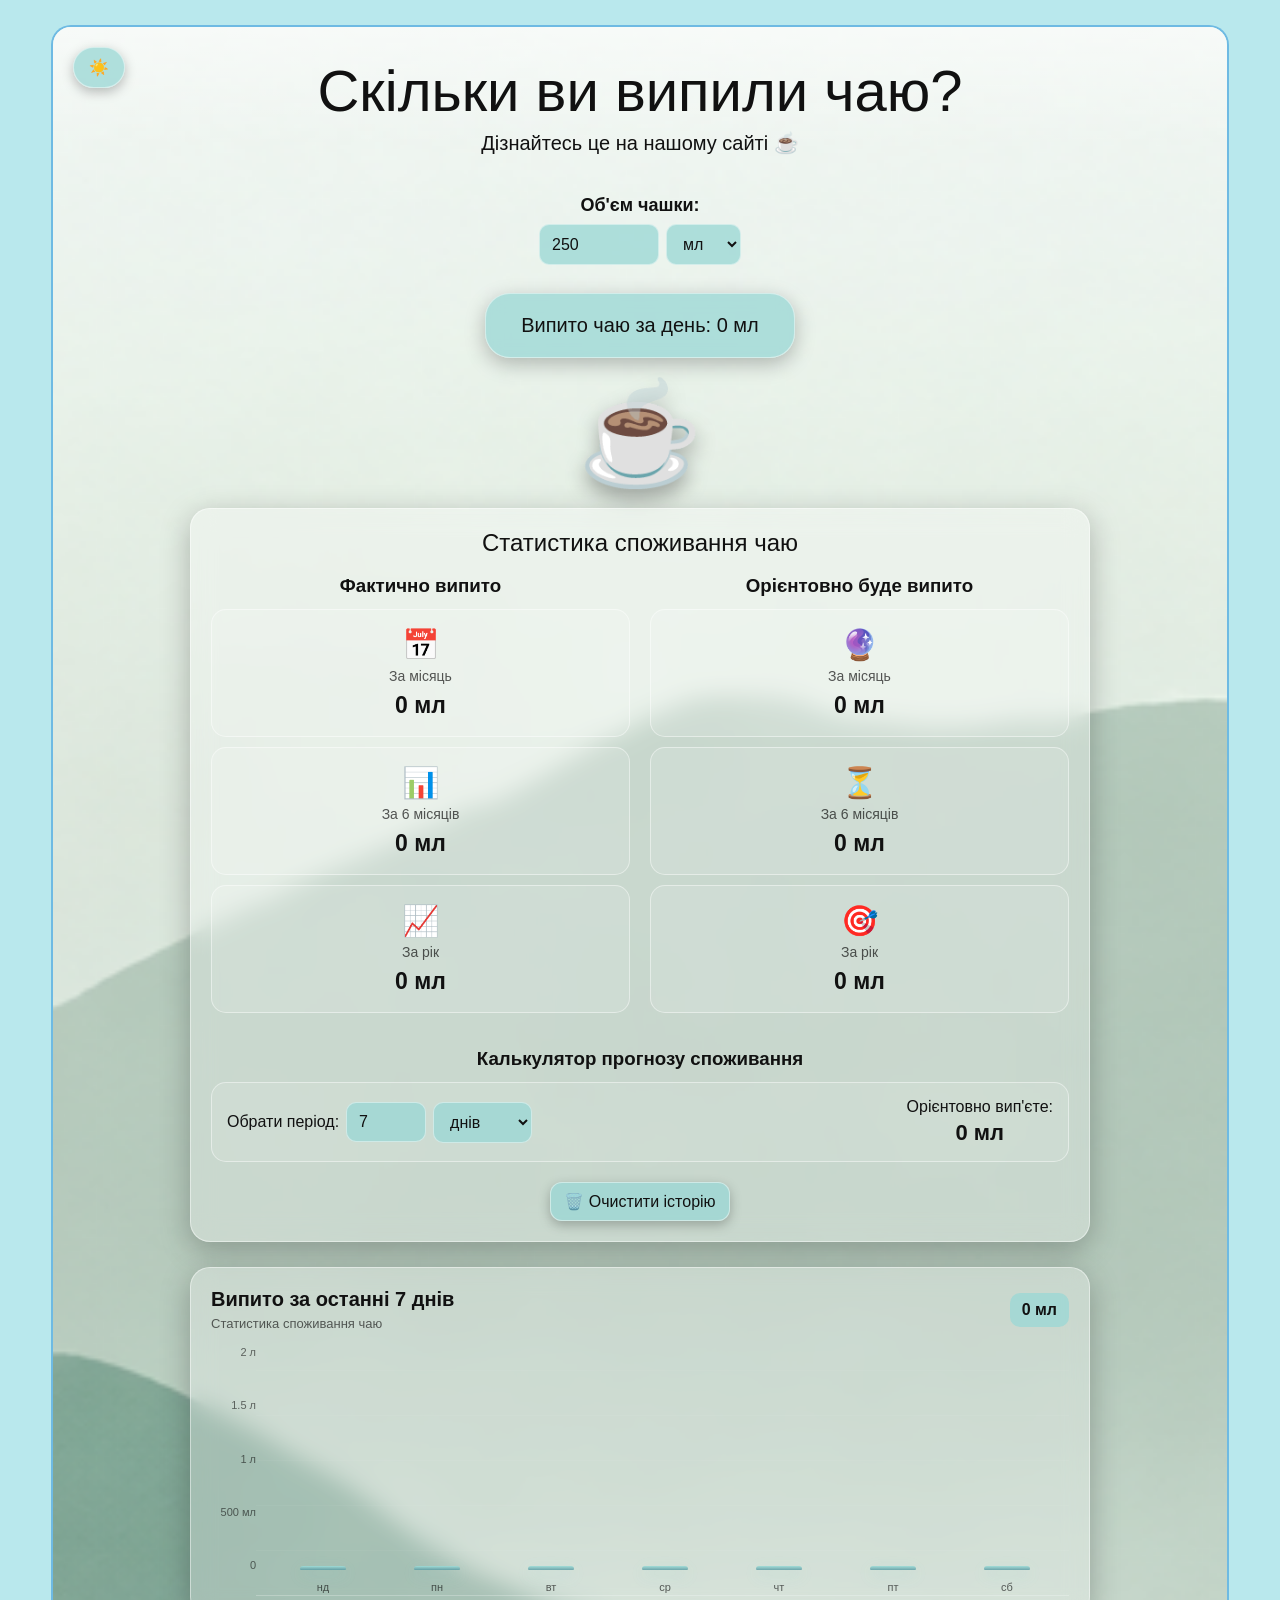
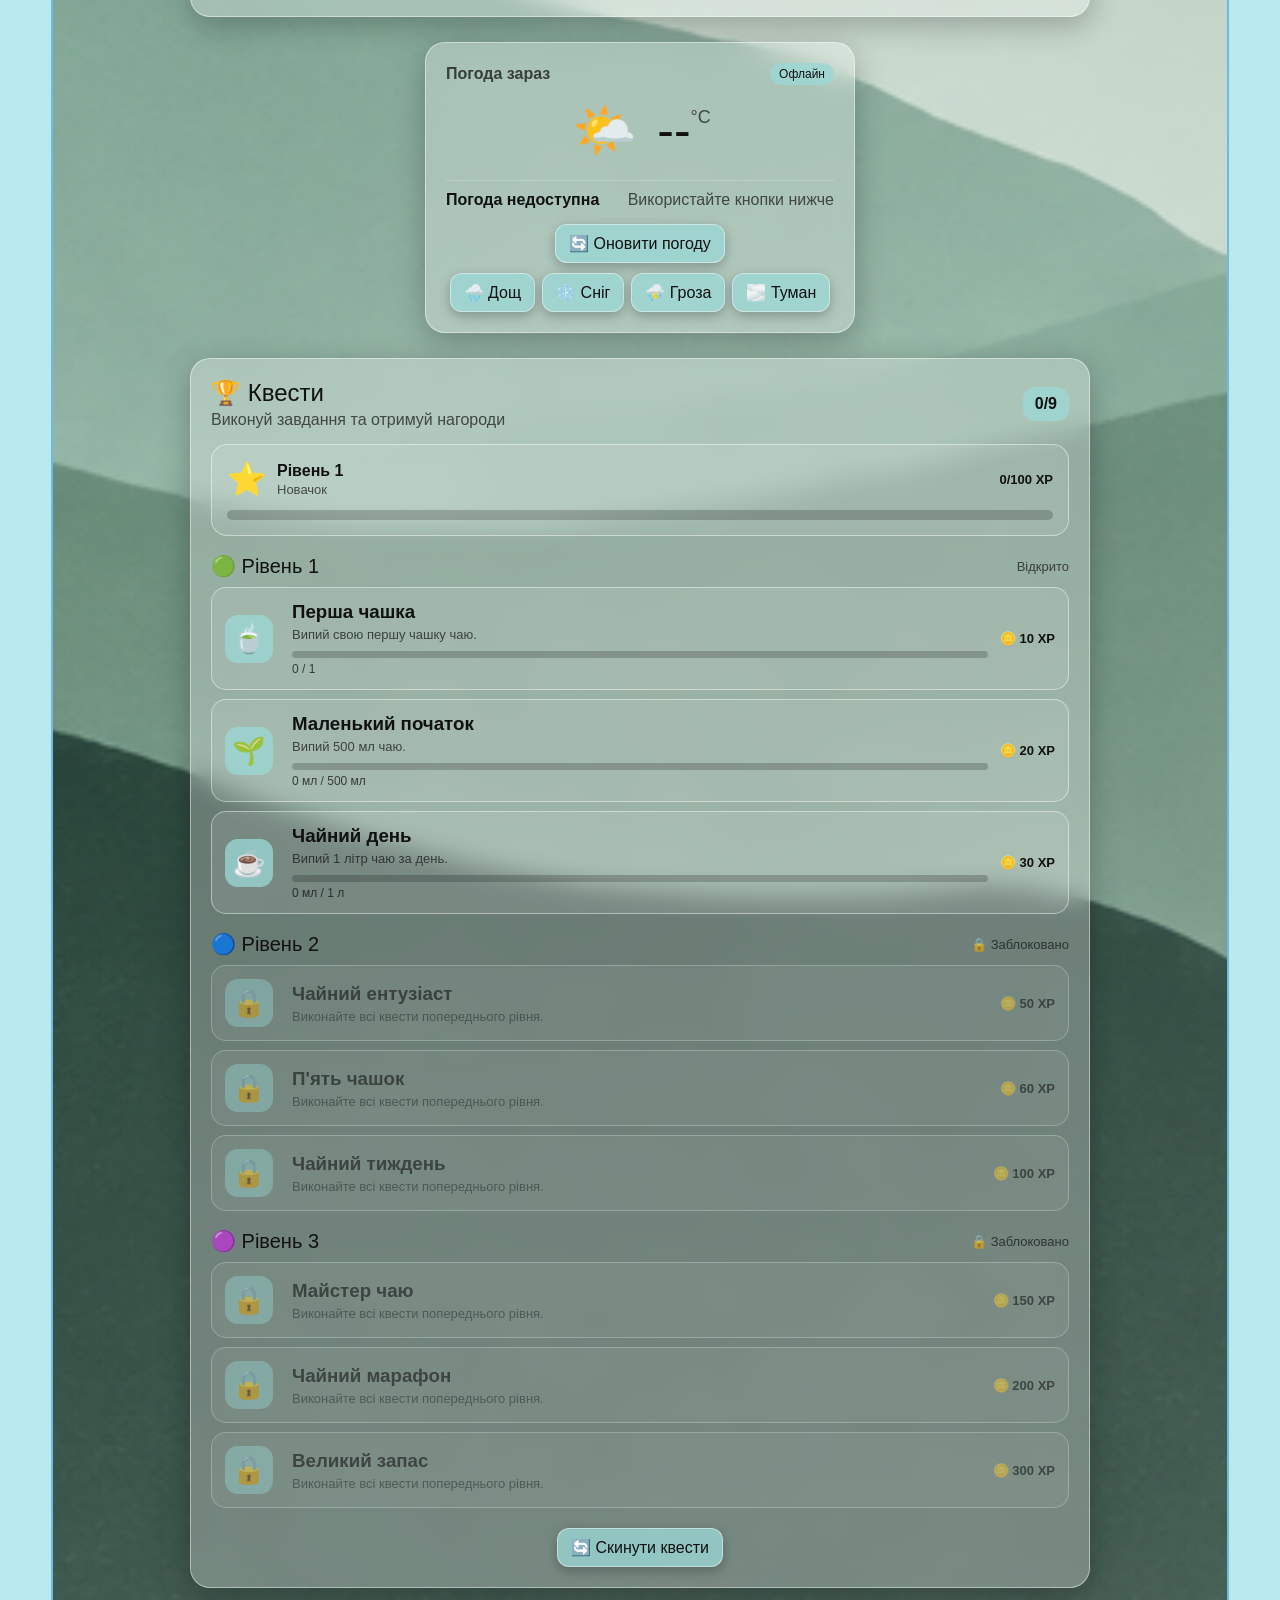
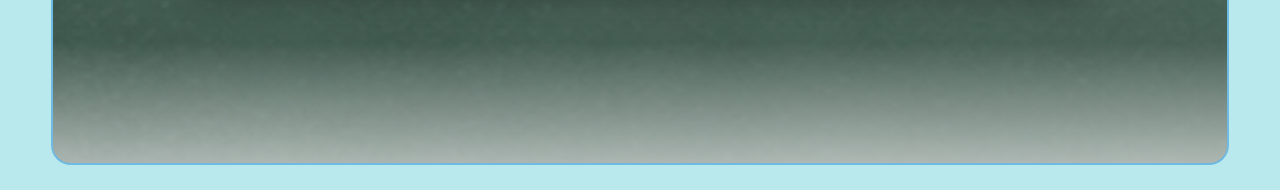
<file: index.html>
<!DOCTYPE html>
<html lang="uk">
<head>
    <meta charset="UTF-8">
    <meta name="viewport" content="width=device-width, initial-scale=1.0">
    <title>Tea Time</title>
    <link rel="stylesheet" href="style.css">
    <!-- Google tag (gtag.js) -->
<script async src="https://www.googletagmanager.com/gtag/js?id=G-4MGN1NWPV5"></script>
<script>
  window.dataLayer = window.dataLayer || [];
  function gtag(){dataLayer.push(arguments);}
  gtag('js', new Date());

  gtag('config', 'G-4MGN1NWPV5');
</script>
</head>
<body>
<main class="container">
    <img class="background" src="123.png" alt="">

    <div class="fog-top"></div>

    <header class="header">
        <h1>Скільки ви випили чаю?</h1>
        <p>Дізнайтесь це на нашому сайті ☕</p>
    </header>

    <button class="theme-button" id="themeButton" type="button" title="День / ніч">☀️</button>

    <!-- <section class="weather-card">
        <div class="weather-top">
            <span class="weather-title">Погода зараз</span>
            <span class="weather-status" id="weatherStatus">Завантаження</span>
        </div>

        <div class="weather-main">
            <div class="weather-icon" id="weatherIcon">🌤️</div>
            <div class="weather-temperature">
                <span id="weatherTemperature">--</span><small>°C</small>
            </div>
        </div>

        <div class="weather-bottom">
            <span class="weather-city" id="weatherCity">Визначення міста...</span>
            <span class="weather-description" id="weatherText">Отримання погоди</span>
        </div>

        <button class="weather-refresh" id="weatherRefresh" type="button">🔄 Оновити погоду</button>

        <div class="weather-buttons">
            <button type="button" data-weather="rain">🌧️ Дощ</button>
            <button type="button" data-weather="snow">❄️ Сніг</button>
            <button type="button" data-weather="storm">⛈️ Гроза</button>
            <button type="button" data-weather="fog">🌫️ Туман</button>
        </div>
    </section> -->

    <div class="cup-volume">
        <label for="cupVolume">Об'єм чашки:</label>
        <div class="volume-input">
            <input type="number" id="cupVolume" min="1" max="1000" step="1" value="250">
            <select id="volumeUnit">
                <option value="ml">мл</option>
                <option value="l">л</option>
            </select>
        </div>
    </div>

    <button class="main-button" id="teaButton" type="button">
        Випито чаю за день:
        <span id="teaCount">0 мл</span>
    </button>

    <div class="tea-cup">☕</div>

    <section class="statistics">
        <h2>Статистика споживання чаю</h2>

        <div class="stats-two-columns">
            <div class="stats-column">
                <h3>Фактично випито</h3>
                <div class="stat-card"><div class="stat-icon">📅</div><div class="stat-title">За місяць</div><div class="stat-value" id="monthStat">0 мл</div></div>
                <div class="stat-card"><div class="stat-icon">📊</div><div class="stat-title">За 6 місяців</div><div class="stat-value" id="sixMonthsStat">0 мл</div></div>
                <div class="stat-card"><div class="stat-icon">📈</div><div class="stat-title">За рік</div><div class="stat-value" id="yearStat">0 мл</div></div>
            </div>

            <div class="stats-column">
                <h3>Орієнтовно буде випито</h3>
                <div class="stat-card"><div class="stat-icon">🔮</div><div class="stat-title">За місяць</div><div class="stat-value" id="forecastMonthStat">0 мл</div></div>
                <div class="stat-card"><div class="stat-icon">⏳</div><div class="stat-title">За 6 місяців</div><div class="stat-value" id="forecast6MonthsStat">0 мл</div></div>
                <div class="stat-card"><div class="stat-icon">🎯</div><div class="stat-title">За рік</div><div class="stat-value" id="forecastYearStat">0 мл</div></div>
            </div>
        </div>

        <div class="custom-forecast-section">
            <h3>Калькулятор прогнозу споживання</h3>
            <div class="custom-forecast-card">
                <div class="custom-forecast-inputs">
                    <label for="customPeriodInput">Обрати період:</label>
                    <input type="number" id="customPeriodInput" min="1" max="365" value="7">
                    <select id="customPeriodUnit">
                        <option value="days">днів</option>
                        <option value="months">місяців</option>
                    </select>
                </div>
                <div class="custom-forecast-result">
                    <span>Орієнтовно вип'єте:</span>
                    <strong id="customForecastValue">0 мл</strong>
                </div>
            </div>
        </div>

        <button class="clear-history-button" id="clearHistoryButton" type="button">🗑️ Очистити історію</button>
    </section>

    <section class="tea-chart">
        <div class="chart-header">
            <div>
                <h2>Випито за останні 7 днів</h2>
                <p>Статистика споживання чаю</p>
            </div>
            <span class="chart-total" id="chartTotal">0 мл</span>
        </div>
        <div class="chart">
            <div class="chart-y">
                <span>2 л</span><span>1.5 л</span><span>1 л</span><span>500 мл</span><span>0</span>
            </div>
            <div class="chart-area" id="chartArea"></div>
        </div>
    </section>

  <section class="weather-card">
        <div class="weather-top">
            <span class="weather-title">Погода зараз</span>
            <span class="weather-status" id="weatherStatus">Завантаження</span>
        </div>

        <div class="weather-main">
            <div class="weather-icon" id="weatherIcon">🌤️</div>
            <div class="weather-temperature">
                <span id="weatherTemperature">--</span><small>°C</small>
            </div>
        </div>

        <div class="weather-bottom">
            <span class="weather-city" id="weatherCity">Визначення міста...</span>
            <span class="weather-description" id="weatherText">Отримання погоди</span>
        </div>

        <button class="weather-refresh" id="weatherRefresh" type="button">🔄 Оновити погоду</button>

        <div class="weather-buttons">
            <button type="button" data-weather="rain">🌧️ Дощ</button>
            <button type="button" data-weather="snow">❄️ Сніг</button>
            <button type="button" data-weather="storm">⛈️ Гроза</button>
            <button type="button" data-weather="fog">🌫️ Туман</button>
        </div>
    </section> 


    <section class="quests-section">
        <div class="quests-header">
            <div>
                <h2>🏆 Квести</h2>
                <p>Виконуй завдання та отримуй нагороди</p>
            </div>
            <div class="quests-counter"><span id="questsCompleted">0</span>/<span id="questsTotal">9</span></div>
        </div>

        <div class="tea-level">
            <div class="tea-level-top">
                <div class="tea-level-info">
                    <div class="tea-level-icon">⭐</div>
                    <div>
                        <div class="tea-level-name">Рівень <span id="teaLevel">1</span></div>
                        <div class="tea-level-title" id="teaLevelTitle">Новачок</div>
                    </div>
                </div>
                <div class="tea-xp"><span id="teaXP">0</span>/<span id="teaXPNeeded">100</span> XP</div>
            </div>
            <div class="tea-xp-bar"><div id="teaXPBar" class="tea-xp-fill"></div></div>
        </div>

        <div id="questsList" class="quests-list"></div>

        <button class="reset-quests-button" id="resetQuestsButton" type="button">🔄 Скинути квести</button>

        <div id="questNotification" class="quest-notification">
            <div class="quest-notification-icon">🏆</div>
            <div>
                <strong id="questNotificationTitle">Квест виконано!</strong>
                <span id="questNotificationText">Ти отримав нагороду!</span>
            </div>
        </div>
    </section>

    <div id="weatherEffect"></div>
    <div class="fog-bottom"></div>
</main>

<script src="script.js"></script>
</body>
</html>
</file>
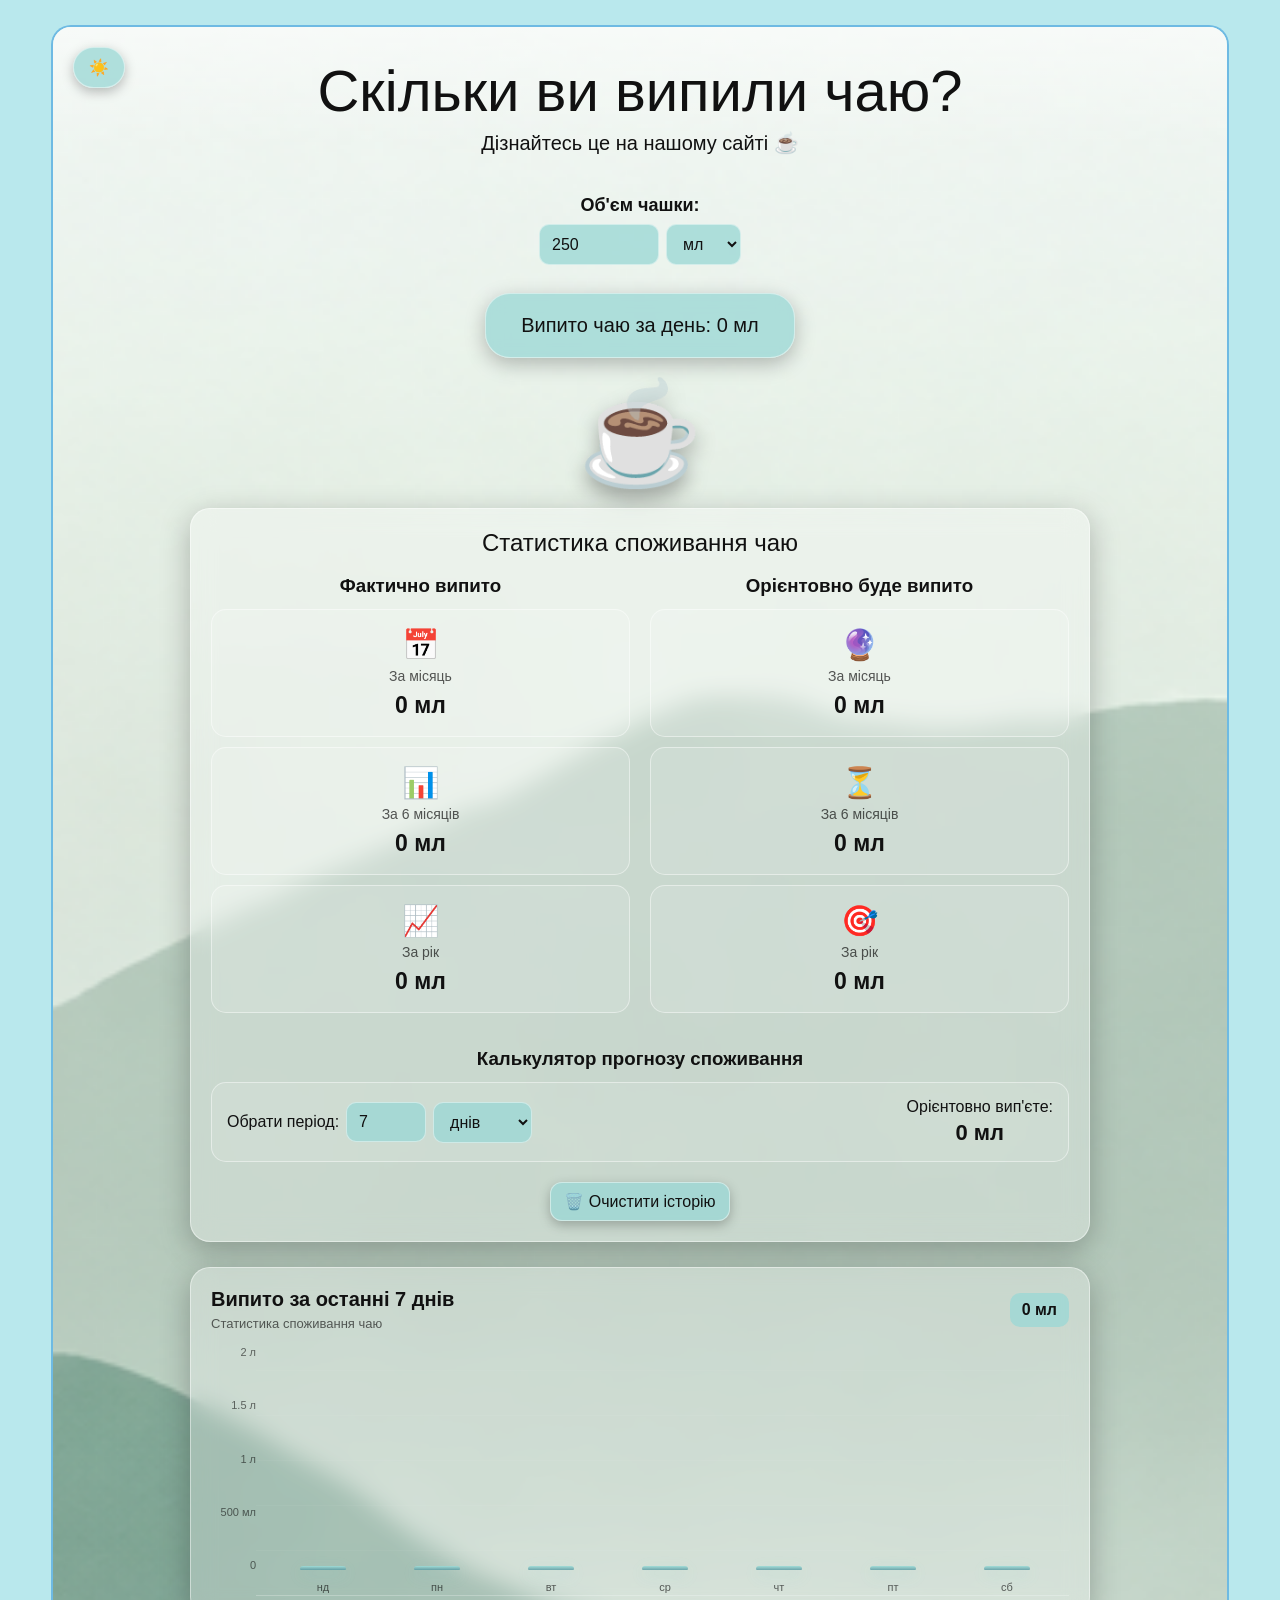
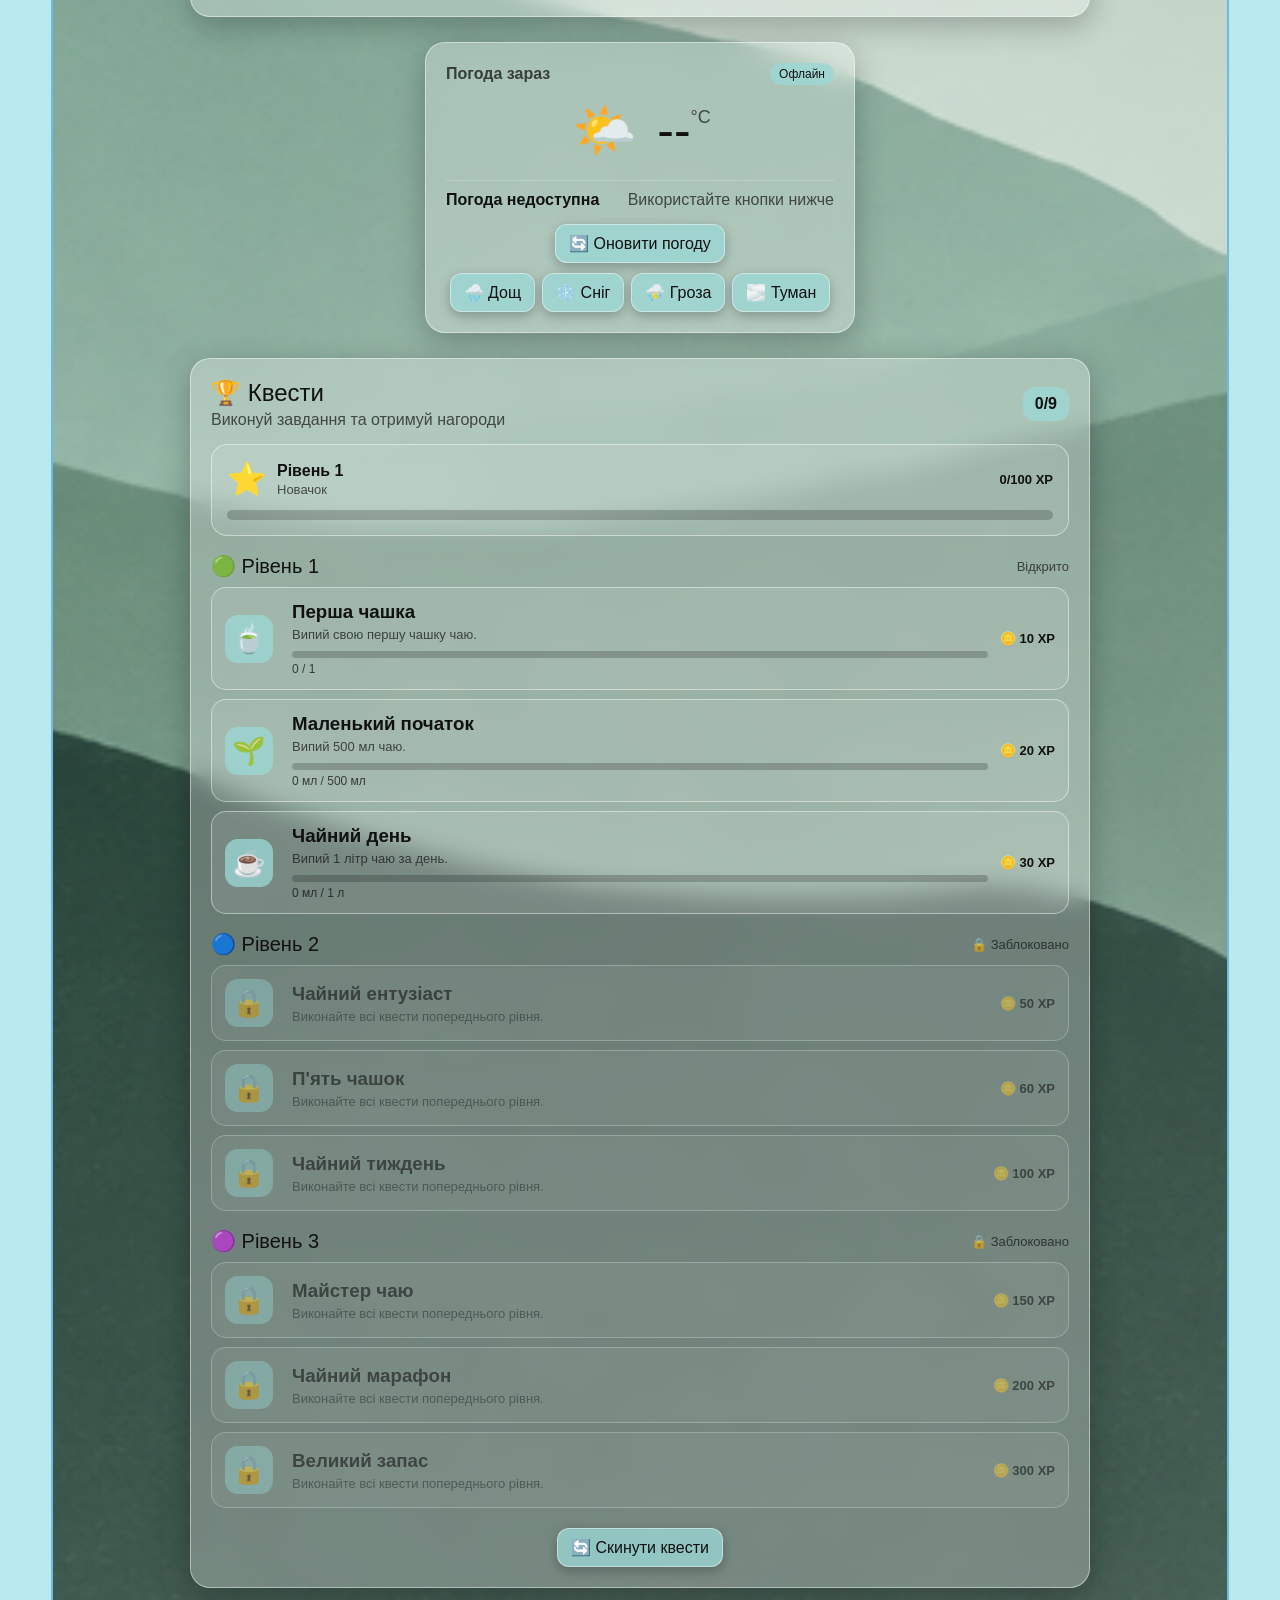
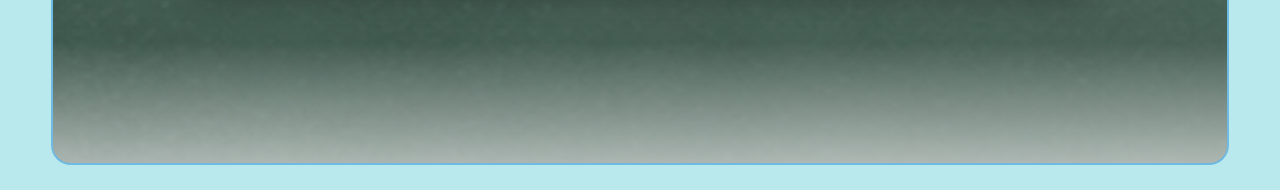
<file: index .html>
<!DOCTYPE html>
<html lang="uk">
<head>
    <meta charset="UTF-8">
    <meta name="viewport" content="width=device-width, initial-scale=1.0">
    <title>Tea Time</title>
    <link rel="stylesheet" href="style.css">
</head>
<body>
<main class="container">
    <img class="background" src="123.png" alt="">

    <div class="fog-top"></div>

    <header class="header">
        <h1>Скільки ви випили чаю?</h1>
        <p>Дізнайтесь це на нашому сайті ☕</p>
    </header>

    <button class="theme-button" id="themeButton" type="button" title="День / ніч">☀️</button>

    <!-- <section class="weather-card">
        <div class="weather-top">
            <span class="weather-title">Погода зараз</span>
            <span class="weather-status" id="weatherStatus">Завантаження</span>
        </div>

        <div class="weather-main">
            <div class="weather-icon" id="weatherIcon">🌤️</div>
            <div class="weather-temperature">
                <span id="weatherTemperature">--</span><small>°C</small>
            </div>
        </div>

        <div class="weather-bottom">
            <span class="weather-city" id="weatherCity">Визначення міста...</span>
            <span class="weather-description" id="weatherText">Отримання погоди</span>
        </div>

        <button class="weather-refresh" id="weatherRefresh" type="button">🔄 Оновити погоду</button>

        <div class="weather-buttons">
            <button type="button" data-weather="rain">🌧️ Дощ</button>
            <button type="button" data-weather="snow">❄️ Сніг</button>
            <button type="button" data-weather="storm">⛈️ Гроза</button>
            <button type="button" data-weather="fog">🌫️ Туман</button>
        </div>
    </section> -->

    <div class="cup-volume">
        <label for="cupVolume">Об'єм чашки:</label>
        <div class="volume-input">
            <input type="number" id="cupVolume" min="1" max="1000" step="1" value="250">
            <select id="volumeUnit">
                <option value="ml">мл</option>
                <option value="l">л</option>
            </select>
        </div>
    </div>

    <button class="main-button" id="teaButton" type="button">
        Випито чаю за день:
        <span id="teaCount">0 мл</span>
    </button>

    <div class="tea-cup">☕</div>

    <section class="statistics">
        <h2>Статистика споживання чаю</h2>

        <div class="stats-two-columns">
            <div class="stats-column">
                <h3>Фактично випито</h3>
                <div class="stat-card"><div class="stat-icon">📅</div><div class="stat-title">За місяць</div><div class="stat-value" id="monthStat">0 мл</div></div>
                <div class="stat-card"><div class="stat-icon">📊</div><div class="stat-title">За 6 місяців</div><div class="stat-value" id="sixMonthsStat">0 мл</div></div>
                <div class="stat-card"><div class="stat-icon">📈</div><div class="stat-title">За рік</div><div class="stat-value" id="yearStat">0 мл</div></div>
            </div>

            <div class="stats-column">
                <h3>Орієнтовно буде випито</h3>
                <div class="stat-card"><div class="stat-icon">🔮</div><div class="stat-title">За місяць</div><div class="stat-value" id="forecastMonthStat">0 мл</div></div>
                <div class="stat-card"><div class="stat-icon">⏳</div><div class="stat-title">За 6 місяців</div><div class="stat-value" id="forecast6MonthsStat">0 мл</div></div>
                <div class="stat-card"><div class="stat-icon">🎯</div><div class="stat-title">За рік</div><div class="stat-value" id="forecastYearStat">0 мл</div></div>
            </div>
        </div>

        <div class="custom-forecast-section">
            <h3>Калькулятор прогнозу споживання</h3>
            <div class="custom-forecast-card">
                <div class="custom-forecast-inputs">
                    <label for="customPeriodInput">Обрати період:</label>
                    <input type="number" id="customPeriodInput" min="1" max="365" value="7">
                    <select id="customPeriodUnit">
                        <option value="days">днів</option>
                        <option value="months">місяців</option>
                    </select>
                </div>
                <div class="custom-forecast-result">
                    <span>Орієнтовно вип'єте:</span>
                    <strong id="customForecastValue">0 мл</strong>
                </div>
            </div>
        </div>

        <button class="clear-history-button" id="clearHistoryButton" type="button">🗑️ Очистити історію</button>
    </section>

    <section class="tea-chart">
        <div class="chart-header">
            <div>
                <h2>Випито за останні 7 днів</h2>
                <p>Статистика споживання чаю</p>
            </div>
            <span class="chart-total" id="chartTotal">0 мл</span>
        </div>
        <div class="chart">
            <div class="chart-y">
                <span>2 л</span><span>1.5 л</span><span>1 л</span><span>500 мл</span><span>0</span>
            </div>
            <div class="chart-area" id="chartArea"></div>
        </div>
    </section>

  <section class="weather-card">
        <div class="weather-top">
            <span class="weather-title">Погода зараз</span>
            <span class="weather-status" id="weatherStatus">Завантаження</span>
        </div>

        <div class="weather-main">
            <div class="weather-icon" id="weatherIcon">🌤️</div>
            <div class="weather-temperature">
                <span id="weatherTemperature">--</span><small>°C</small>
            </div>
        </div>

        <div class="weather-bottom">
            <span class="weather-city" id="weatherCity">Визначення міста...</span>
            <span class="weather-description" id="weatherText">Отримання погоди</span>
        </div>

        <button class="weather-refresh" id="weatherRefresh" type="button">🔄 Оновити погоду</button>

        <div class="weather-buttons">
            <button type="button" data-weather="rain">🌧️ Дощ</button>
            <button type="button" data-weather="snow">❄️ Сніг</button>
            <button type="button" data-weather="storm">⛈️ Гроза</button>
            <button type="button" data-weather="fog">🌫️ Туман</button>
        </div>
    </section> 


    <section class="quests-section">
        <div class="quests-header">
            <div>
                <h2>🏆 Квести</h2>
                <p>Виконуй завдання та отримуй нагороди</p>
            </div>
            <div class="quests-counter"><span id="questsCompleted">0</span>/<span id="questsTotal">9</span></div>
        </div>

        <div class="tea-level">
            <div class="tea-level-top">
                <div class="tea-level-info">
                    <div class="tea-level-icon">⭐</div>
                    <div>
                        <div class="tea-level-name">Рівень <span id="teaLevel">1</span></div>
                        <div class="tea-level-title" id="teaLevelTitle">Новачок</div>
                    </div>
                </div>
                <div class="tea-xp"><span id="teaXP">0</span>/<span id="teaXPNeeded">100</span> XP</div>
            </div>
            <div class="tea-xp-bar"><div id="teaXPBar" class="tea-xp-fill"></div></div>
        </div>

        <div id="questsList" class="quests-list"></div>

        <button class="reset-quests-button" id="resetQuestsButton" type="button">🔄 Скинути квести</button>

        <div id="questNotification" class="quest-notification">
            <div class="quest-notification-icon">🏆</div>
            <div>
                <strong id="questNotificationTitle">Квест виконано!</strong>
                <span id="questNotificationText">Ти отримав нагороду!</span>
            </div>
        </div>
    </section>

    <div id="weatherEffect"></div>
    <div class="fog-bottom"></div>
</main>

<script src="script.js"></script>
</body>
</html>
</file>
<file: style.css>
* {
    margin: 0;
    padding: 0;
    box-sizing: border-box;
}

:root {
    --background: #b9e8ed;
    --text-color: #111;
    --button-bg: rgba(155, 216, 213, .78);
    --button-text: #111;
    --button-border: rgba(255,255,255,.45);
    --shadow-color: rgba(0,0,0,.25);
    --card-bg: rgba(255,255,255,.28);
    --transition: .35s ease;
}

body.dark {
    --background: #101820;
    --text-color: #fff;
    --button-bg: rgba(38,61,74,.88);
    --button-text: #fff;
    --button-border: rgba(255,255,255,.15);
    --shadow-color: rgba(0,0,0,.6);
    --card-bg: rgba(20,30,40,.62);
}

html { scroll-behavior: smooth; }

body {
    min-height: 100vh;
    font-family: Arial, sans-serif;
    color: var(--text-color);
    background: var(--background);
    transition: background var(--transition), color var(--transition);
    overflow-x: hidden;
}

button, input, select { font: inherit; }

button { cursor: pointer; }

.container {
    position: relative;
    width: 92%;
    max-width: 1200px;
    min-height: 100vh;
    margin: 25px auto;
    padding: 15px 0 150px;
    overflow: hidden;
    border: 2px solid rgba(50,150,220,.55);
    border-radius: 20px;
    background: var(--background);
}

.background {
    position: absolute;
    inset: 0;
    width: 100%;
    height: 100%;
    min-height: 100%;
    object-fit: cover;
    z-index: 0;
    pointer-events: none;
    transition: filter .8s ease;
}

body.dark .background { filter: brightness(.5); }

.header, .weather-card, .cup-volume, .main-button, .statistics,
.tea-chart, .quests-section {
    position: relative;
    z-index: 20;
}

.header {
    text-align: center;
    padding: 15px 20px;
}

.header h1 {
    font-size: clamp(30px, 5vw, 58px);
    font-weight: 400;
}

.header p {
    margin-top: 7px;
    font-size: clamp(16px, 2vw, 20px);
}

.theme-button {
    position: absolute;
    top: 20px;
    left: 20px;
    z-index: 50;
    padding: 10px 15px;
    border: 1px solid var(--button-border);
    border-radius: 50px;
    background: var(--button-bg);
    color: var(--button-text);
    box-shadow: 0 4px 12px var(--shadow-color);
    transition: transform .25s ease, box-shadow .25s ease;
}

.theme-button:hover { transform: translateY(-2px); }

.weather-card,
.statistics,
.tea-chart,
.quests-section {
    width: min(92%, 900px);
    margin: 25px auto;
    padding: 20px;
    border: 1px solid var(--button-border);
    border-radius: 20px;
    background: var(--card-bg);
    backdrop-filter: blur(12px);
    -webkit-backdrop-filter: blur(12px);
    box-shadow: 0 8px 30px var(--shadow-color);
}

.weather-card {
    width: min(92%, 430px);
    text-align: center;
}

.weather-top, .chart-header, .quests-header, .tea-level-top {
    display: flex;
    align-items: center;
    justify-content: space-between;
    gap: 15px;
}

.weather-title { font-weight: 700; opacity: .75; }

.weather-status {
    padding: 4px 9px;
    border-radius: 20px;
    background: var(--button-bg);
    font-size: 12px;
}

.weather-main {
    display: flex;
    align-items: center;
    justify-content: center;
    gap: 18px;
    margin: 10px 0 15px;
}

.weather-icon {
    width: 70px;
    height: 70px;
    display: grid;
    place-items: center;
    font-size: 52px;
    transition: transform .4s ease;
}

.weather-card:hover .weather-icon {
    transform: scale(1.08) rotate(3deg);
}

.weather-temperature {
    display: flex;
    align-items: flex-start;
    font-size: 50px;
    font-weight: 300;
    line-height: 1;
}

.weather-temperature small {
    margin-top: 3px;
    font-size: 18px;
    opacity: .7;
}

.weather-bottom {
    display: flex;
    justify-content: space-between;
    gap: 10px;
    padding-top: 10px;
    border-top: 1px solid rgba(255,255,255,.2);
}

.weather-city { font-weight: 700; }
.weather-description { opacity: .7; }

.weather-refresh,
.weather-buttons button,
.reset-quests-button,
.clear-history-button {
    border: 1px solid var(--button-border);
    border-radius: 12px;
    background: var(--button-bg);
    color: var(--button-text);
    padding: 9px 13px;
    box-shadow: 0 4px 12px var(--shadow-color);
    transition: transform .2s ease, filter .2s ease;
}

.weather-refresh {
    margin-top: 15px;
}

.weather-buttons {
    display: flex;
    flex-wrap: wrap;
    justify-content: center;
    gap: 7px;
    margin-top: 10px;
}

.weather-refresh:hover,
.weather-buttons button:hover,
.reset-quests-button:hover,
.clear-history-button:hover {
    transform: translateY(-2px);
    filter: brightness(1.08);
}

.cup-volume {
    display: flex;
    flex-direction: column;
    align-items: center;
    gap: 8px;
    margin-top: 25px;
}

.cup-volume label {
    font-size: 18px;
    font-weight: 600;
}

.volume-input {
    display: flex;
    gap: 7px;
}

.volume-input input,
.volume-input select,
.custom-forecast-inputs input,
.custom-forecast-inputs select {
    padding: 10px 12px;
    border: 1px solid var(--button-border);
    border-radius: 10px;
    outline: none;
    background: var(--button-bg);
    color: var(--button-text);
}

.volume-input input { width: 120px; }
.volume-input select { width: 75px; }

.main-button {
    display: block;
    margin: 28px auto 0;
    padding: 20px 35px;
    border: 1px solid var(--button-border);
    border-radius: 25px;
    background: var(--button-bg);
    color: var(--button-text);
    font-size: 20px;
    box-shadow: 0 6px 20px var(--shadow-color);
    backdrop-filter: blur(8px);
    transition: transform .2s ease, box-shadow .2s ease;
}

.main-button:hover {
    transform: translateY(-3px);
    box-shadow: 0 12px 25px var(--shadow-color);
}

.main-button:active { transform: scale(.98); }

.tea-added { animation: teaAdded .35s ease; }

@keyframes teaAdded {
    50% { transform: scale(1.05); }
}

.tea-cup {
    position: relative;
    z-index: 18;
    width: max-content;
    margin: 25px auto 5px;
    font-size: 100px;
    line-height: 1;
    filter: drop-shadow(0 10px 10px rgba(0,0,0,.3));
    animation: cupFloat 3s ease-in-out infinite;
}

@keyframes cupFloat {
    50% { transform: translateY(-8px); }
}

.statistics h2, .quests-section h2 {
    text-align: center;
    margin-bottom: 18px;
    font-weight: 500;
}

.stats-two-columns {
    display: grid;
    grid-template-columns: repeat(2, 1fr);
    gap: 20px;
}

.stats-column h3,
.custom-forecast-section > h3 {
    margin-bottom: 12px;
    text-align: center;
}

.stat-card {
    margin: 10px 0;
    padding: 17px 10px;
    text-align: center;
    border: 1px solid var(--button-border);
    border-radius: 15px;
    background: rgba(255,255,255,.12);
    transition: transform .2s ease, box-shadow .2s ease;
}

.stat-card:hover {
    transform: translateY(-3px);
    box-shadow: 0 8px 20px var(--shadow-color);
}

.stat-icon { font-size: 30px; margin-bottom: 6px; }
.stat-title { font-size: 14px; opacity: .7; margin-bottom: 8px; }
.stat-value { font-size: 23px; font-weight: 700; }

.custom-forecast-section { margin-top: 25px; }

.custom-forecast-card {
    display: flex;
    justify-content: space-between;
    align-items: center;
    gap: 15px;
    padding: 15px;
    border: 1px solid var(--button-border);
    border-radius: 15px;
    background: rgba(255,255,255,.1);
}

.custom-forecast-inputs {
    display: flex;
    align-items: center;
    flex-wrap: wrap;
    gap: 7px;
}

.custom-forecast-result {
    text-align: center;
}

.custom-forecast-result strong {
    display: block;
    margin-top: 4px;
    font-size: 22px;
}

.clear-history-button,
.reset-quests-button {
    display: block;
    margin: 20px auto 0;
}

.tea-chart { overflow: hidden; }

.chart-header h2 { margin: 0; font-size: 20px; }
.chart-header p { margin-top: 5px; opacity: .65; font-size: 13px; }

.chart-total {
    padding: 8px 12px;
    border-radius: 10px;
    background: var(--button-bg);
    font-weight: 700;
}

.chart {
    display: flex;
    width: 100%;
    height: 250px;
    margin-top: 15px;
}

.chart-y {
    display: flex;
    flex-direction: column;
    justify-content: space-between;
    width: 45px;
    padding-bottom: 25px;
    font-size: 11px;
    opacity: .6;
    text-align: right;
}

.chart-area {
    position: relative;
    flex: 1;
    display: flex;
    align-items: flex-end;
    justify-content: space-around;
    gap: 10px;
    padding: 0 10px 25px 15px;
    border-bottom: 1px solid rgba(255,255,255,.25);
    background: repeating-linear-gradient(
        to top,
        transparent 0,
        transparent 44px,
        rgba(255,255,255,.08) 45px
    );
}

.chart-column {
    position: relative;
    height: 100%;
    flex: 1;
    max-width: 70px;
    display: flex;
    align-items: flex-end;
    justify-content: center;
}

.chart-bar {
    position: relative;
    width: 65%;
    min-height: 3px;
    border-radius: 8px 8px 3px 3px;
    background: linear-gradient(to top, rgba(84,150,160,.8), rgba(160,220,215,.95));
    box-shadow: 0 5px 15px rgba(100,200,200,.2);
    transform-origin: bottom;
    animation: chartGrow .6s ease forwards;
}

@keyframes chartGrow {
    from { transform: scaleY(0); }
    to { transform: scaleY(1); }
}

.chart-value {
    position: absolute;
    top: -25px;
    left: 50%;
    transform: translateX(-50%);
    font-size: 11px;
    white-space: nowrap;
    opacity: 0;
}

.chart-column:hover .chart-value { opacity: 1; }

.chart-day {
    position: absolute;
    bottom: -23px;
    left: 50%;
    transform: translateX(-50%);
    font-size: 11px;
    opacity: .65;
    white-space: nowrap;
}

.quests-header {
    margin-bottom: 15px;
}

.quests-header h2 {
    text-align: left;
    margin-bottom: 4px;
}

.quests-header p { opacity: .7; }

.quests-counter {
    padding: 8px 12px;
    border-radius: 12px;
    background: var(--button-bg);
    font-weight: 700;
}

.tea-level {
    padding: 15px;
    border: 1px solid var(--button-border);
    border-radius: 16px;
    background: rgba(255,255,255,.1);
}

.tea-level-info {
    display: flex;
    align-items: center;
    gap: 10px;
}

.tea-level-icon { font-size: 32px; }
.tea-level-name { font-weight: 700; }
.tea-level-title { opacity: .7; font-size: 13px; margin-top: 2px; }

.tea-xp { font-size: 13px; font-weight: 700; }

.tea-xp-bar {
    height: 10px;
    margin-top: 12px;
    overflow: hidden;
    border-radius: 20px;
    background: rgba(0,0,0,.2);
}

.tea-xp-fill {
    width: 0;
    height: 100%;
    border-radius: inherit;
    background: linear-gradient(90deg, #5db6d4, #8be0bd);
    transition: width .4s ease;
}

.quests-list { margin-top: 18px; }

.quest-level-title {
    display: flex;
    align-items: center;
    justify-content: space-between;
    margin: 18px 0 9px;
}

.quest-level-title h2 {
    margin: 0;
    text-align: left;
    font-size: 20px;
}

.quest-level-title span {
    font-size: 13px;
    opacity: .7;
}

.quest {
    position: relative;
    display: grid;
    grid-template-columns: 55px 1fr auto;
    gap: 12px;
    align-items: center;
    margin: 9px 0;
    padding: 13px;
    border: 1px solid var(--button-border);
    border-radius: 15px;
    background: rgba(255,255,255,.1);
    transition: transform .2s ease, box-shadow .2s ease;
}

.quest:hover { transform: translateY(-2px); box-shadow: 0 7px 18px var(--shadow-color); }

.quest.locked { opacity: .55; }
.quest.completed { border-color: rgba(100,220,150,.6); }

.quest-icon {
    display: grid;
    place-items: center;
    width: 48px;
    height: 48px;
    border-radius: 13px;
    background: var(--button-bg);
    font-size: 27px;
}

.quest-content h3 { margin-bottom: 4px; }
.quest-content p { font-size: 13px; opacity: .7; }

.quest-progress { margin-top: 9px; }

.quest-progress-bar {
    height: 7px;
    overflow: hidden;
    border-radius: 20px;
    background: rgba(0,0,0,.2);
}

.quest-progress-fill {
    height: 100%;
    border-radius: inherit;
    background: linear-gradient(90deg, #5db6d4, #8be0bd);
}

.quest-progress-text {
    display: block;
    margin-top: 4px;
    font-size: 12px;
    opacity: .75;
}

.quest-reward {
    white-space: nowrap;
    font-size: 13px;
    font-weight: 700;
}

.quest-completed { font-size: 22px; }

.quest-notification {
    position: fixed;
    right: 22px;
    bottom: 22px;
    z-index: 100;
    display: flex;
    align-items: center;
    gap: 12px;
    max-width: 330px;
    padding: 15px 18px;
    border: 1px solid var(--button-border);
    border-radius: 16px;
    background: var(--button-bg);
    color: var(--button-text);
    box-shadow: 0 10px 30px var(--shadow-color);
    backdrop-filter: blur(10px);
    transform: translateY(150%);
    opacity: 0;
    pointer-events: none;
    transition: transform .35s ease, opacity .35s ease;
}

.quest-notification.show {
    transform: translateY(0);
    opacity: 1;
}

.quest-notification-icon { font-size: 30px; }

.quest-notification strong,
.quest-notification span {
    display: block;
}

.quest-notification span {
    margin-top: 4px;
    font-size: 13px;
    opacity: .75;
}

/* Погодні ефекти */
#weatherEffect {
    position: fixed;
    inset: 0;
    z-index: 60;
    pointer-events: none;
    overflow: hidden;
}

.rain-drop {
    position: absolute;
    top: -30px;
    width: 2px;
    height: 22px;
    background: rgba(255,255,255,.7);
    animation: rainFall linear forwards;
}

@keyframes rainFall {
    to { transform: translateY(110vh); }
}

.snowflake {
    position: absolute;
    top: -30px;
    color: white;
    text-shadow: 0 0 5px rgba(0,0,0,.2);
    animation: snowFall linear forwards;
}

@keyframes snowFall {
    to { transform: translateY(110vh) rotate(360deg); }
}

.lightning {
    position: absolute;
    inset: 0;
    background: rgba(255,255,255,.85);
    animation: lightningFlash .45s ease-out forwards;
}

@keyframes lightningFlash {
    0%, 100% { opacity: 0; }
    15%, 35% { opacity: 1; }
    55% { opacity: .1; }
}

.weather-fog {
    position: absolute;
    inset: -20%;
    background: radial-gradient(ellipse at center, rgba(255,255,255,.45), rgba(255,255,255,.05) 55%, transparent 70%);
    filter: blur(15px);
    animation: fogMove 8s ease-in-out infinite alternate;
}

@keyframes fogMove {
    to { transform: translateX(7%) scale(1.08); }
}

.fog-top, .fog-bottom {
    position: absolute;
    left: 0;
    width: 100%;
    height: 120px;
    z-index: 10;
    pointer-events: none;
}

.fog-top {
    top: 0;
    background: linear-gradient(to bottom, rgba(255,255,255,.55), transparent);
}

.fog-bottom {
    bottom: 0;
    background: linear-gradient(to top, rgba(255,255,255,.55), transparent);
}

body.dark .fog-top,
body.dark .fog-bottom {
    opacity: .45;
}

@media (max-width: 700px) {
    .container { width: 96%; margin: 10px auto; border-radius: 15px; }
    .theme-button { top: 12px; left: 12px; }
    .stats-two-columns { grid-template-columns: 1fr; }
    .custom-forecast-card { flex-direction: column; }
    .weather-bottom { flex-direction: column; align-items: center; }
    .chart-header { align-items: flex-start; }
    .chart-header h2 { font-size: 17px; }
    .quest { grid-template-columns: 45px 1fr; }
    .quest-reward { grid-column: 2; }
    .quest-icon { width: 42px; height: 42px; }
    .tea-level-top { align-items: flex-start; }
    .tea-xp { white-space: nowrap; }
}

@media (max-width: 430px) {
    .header h1 { font-size: 28px; }
    .main-button { width: 90%; padding: 16px 12px; font-size: 17px; }
    .weather-buttons button { flex: 1 1 45%; }
    .chart { height: 210px; }
}
</file>
